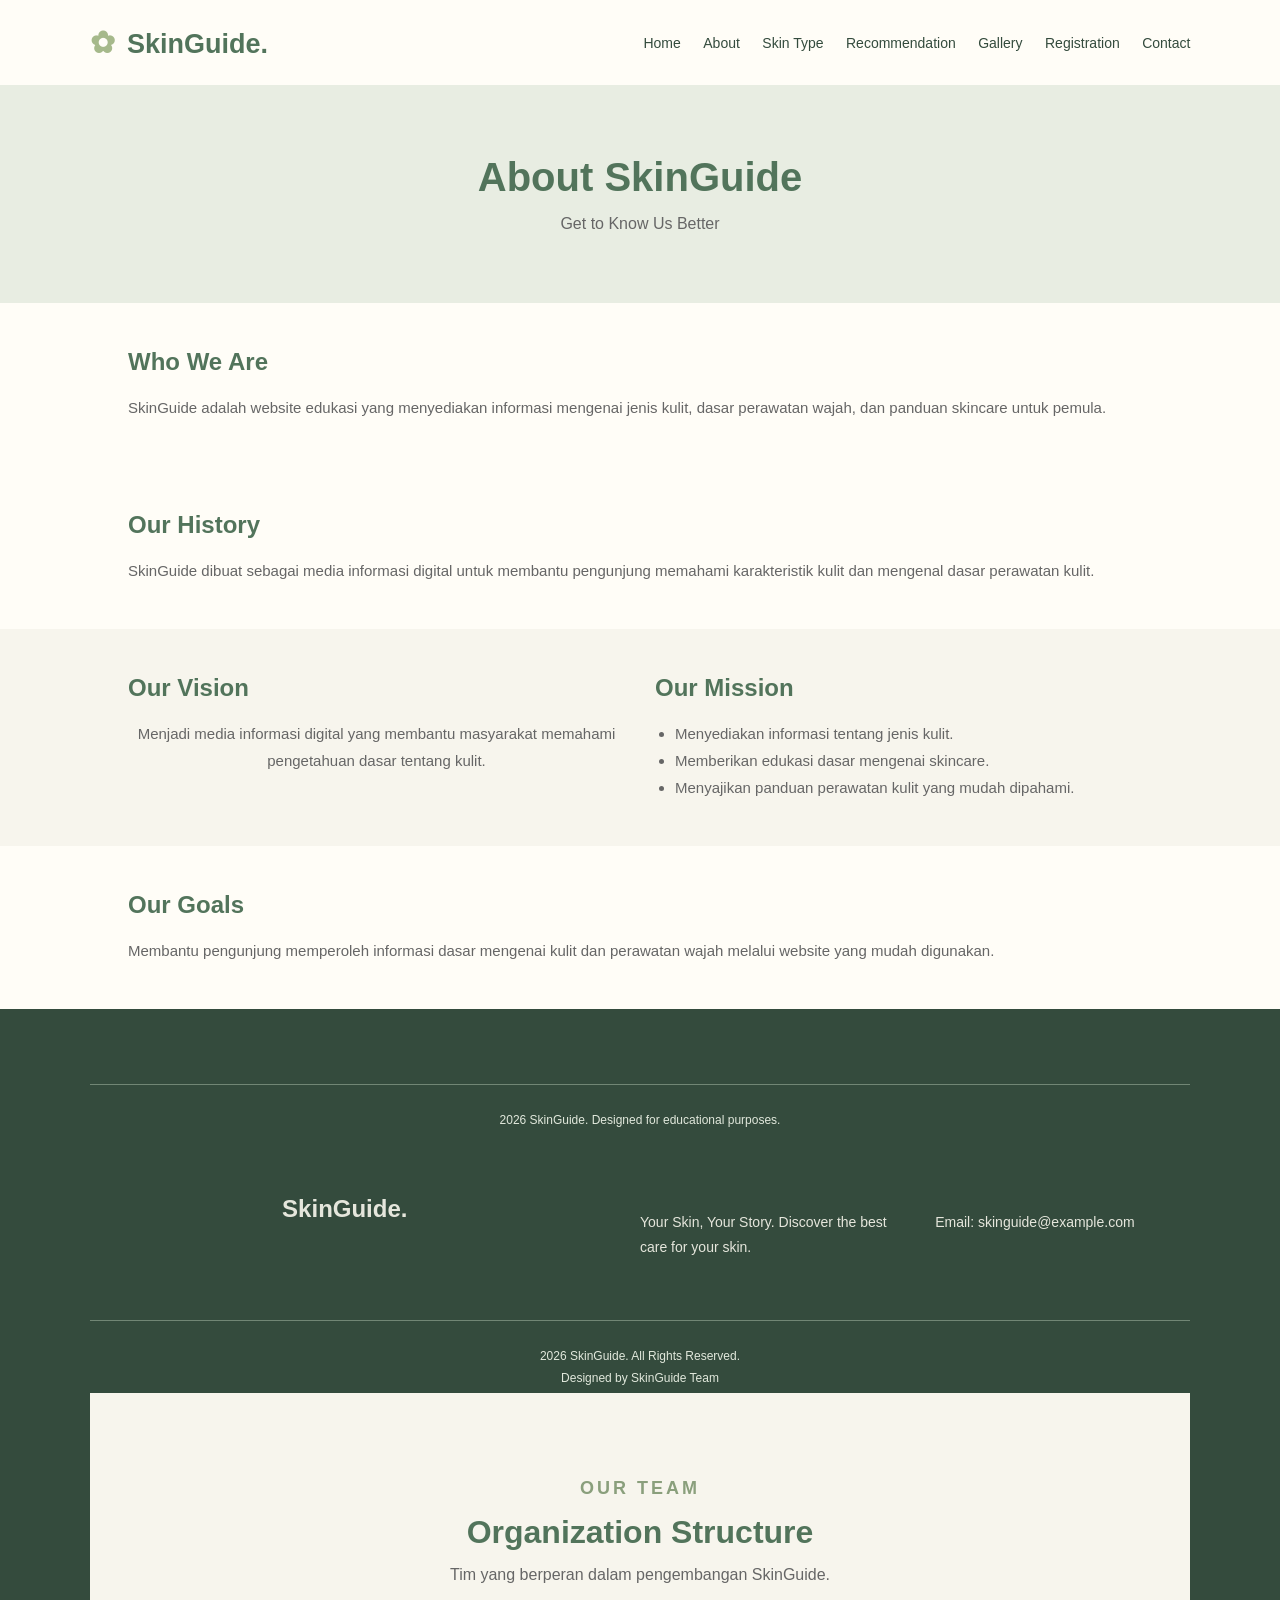
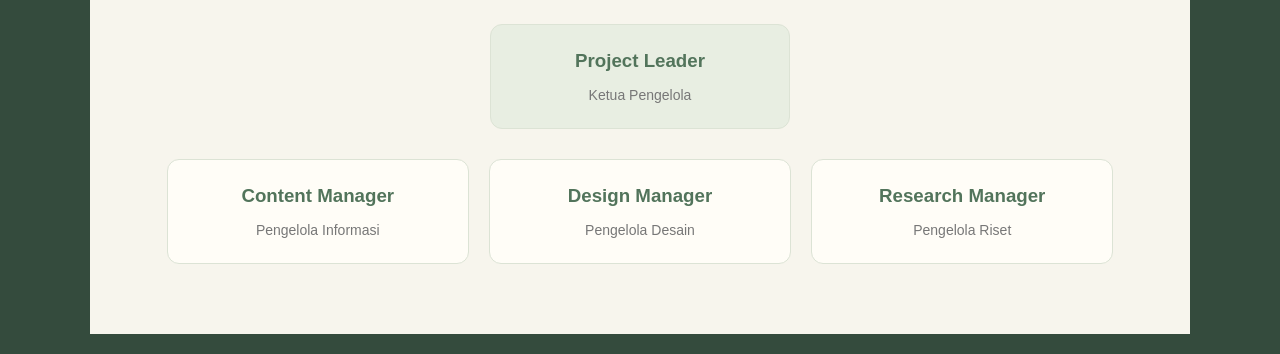
<file: about.html>
<!DOCTYPE html>
<html lang="id">
<head>
    <meta charset="UTF-8">
    <meta name="viewport" content="width=device-width, initial-scale=1.0">
    <title>About - SkinGuide</title>
    <link rel="stylesheet" href="style.css">
    <link rel="icon" href="https://cdn-icons-png.flaticon.com/512/2965/2965567.png">
</head>
<body>

    <header>
        <div class="logo">
    <span class="logo-icon">✿</span>
    SkinGuide.
</div>
        <nav>
            <a href="index.html">Home</a>
            <a href="about.html">About</a>
            <a href="skin-type.html">Skin Type</a>
            <a href="recommendation.html">Recommendation</a>
            <a href="gallery.html">Gallery</a>
            <a href="registration.html">Registration</a>
            <a href="contact.html">Contact</a>
        </nav>
    </header>

    <section class="about-hero">
        <h1>About SkinGuide</h1>
        <p>Get to Know Us Better</p>
    </section>

    <section class="about-content">
        <h2>Who We Are</h2>
        <p>
            SkinGuide adalah website edukasi yang menyediakan
            informasi mengenai jenis kulit, dasar perawatan wajah,
            dan panduan skincare untuk pemula.
        </p>
    </section>

    <section class="about-content">
        <h2>Our History</h2>
        <p>
            SkinGuide dibuat sebagai media informasi digital
            untuk membantu pengunjung memahami karakteristik
            kulit dan mengenal dasar perawatan kulit.
        </p>
    </section>

    <section class="vision-mission">
        <div>
            <h2>Our Vision</h2>
            <p>
                Menjadi media informasi digital yang membantu
                masyarakat memahami pengetahuan dasar tentang kulit.
            </p>
        </div>

        <div>
            <h2>Our Mission</h2>
            <ul>
                <li>Menyediakan informasi tentang jenis kulit.</li>
                <li>Memberikan edukasi dasar mengenai skincare.</li>
                <li>Menyajikan panduan perawatan kulit yang mudah dipahami.</li>
            </ul>
        </div>
    </section>

    <section class="about-content">
        <h2>Our Goals</h2>
        <p>
            Membantu pengunjung memperoleh informasi dasar
            mengenai kulit dan perawatan wajah melalui website
            yang mudah digunakan.
        </p>
    </section>

    <footer class="footer">
        <div class="footer-bottom">
            <p>2026 SkinGuide. Designed for educational purposes.</p>
        </div>
    </footer>


    <footer class="main-footer">

    <div class="footer-content">
        <h2>SkinGuide.</h2>

        <p>
            Your Skin, Your Story.
            Discover the best care for your skin.
        </p>

        <p>
            Email: skinguide@example.com
        </p>
    </div>

    <div class="footer-bottom">
        <p>2026 SkinGuide. All Rights Reserved.</p>

        <p>Designed by SkinGuide Team</p>
    </div>

    <section class="organization-section">

    <div class="section-title">
        <p>OUR TEAM</p>
        <h2>Organization Structure</h2>
        <span>
            Tim yang berperan dalam pengembangan SkinGuide.
        </span>
    </div>

    <div class="organization-container">

        <div class="organization-card leader">
            <h3>Project Leader</h3>
            <p>Ketua Pengelola</p>
        </div>

        <div class="organization-row">

            <div class="organization-card">
                <h3>Content Manager</h3>
                <p>Pengelola Informasi</p>
            </div>

            <div class="organization-card">
                <h3>Design Manager</h3>
                <p>Pengelola Desain</p>
            </div>

            <div class="organization-card">
                <h3>Research Manager</h3>
                <p>Pengelola Riset</p>
            </div>

        </div>

    </div>
</section>

</footer>
</body>
</html>
</file>
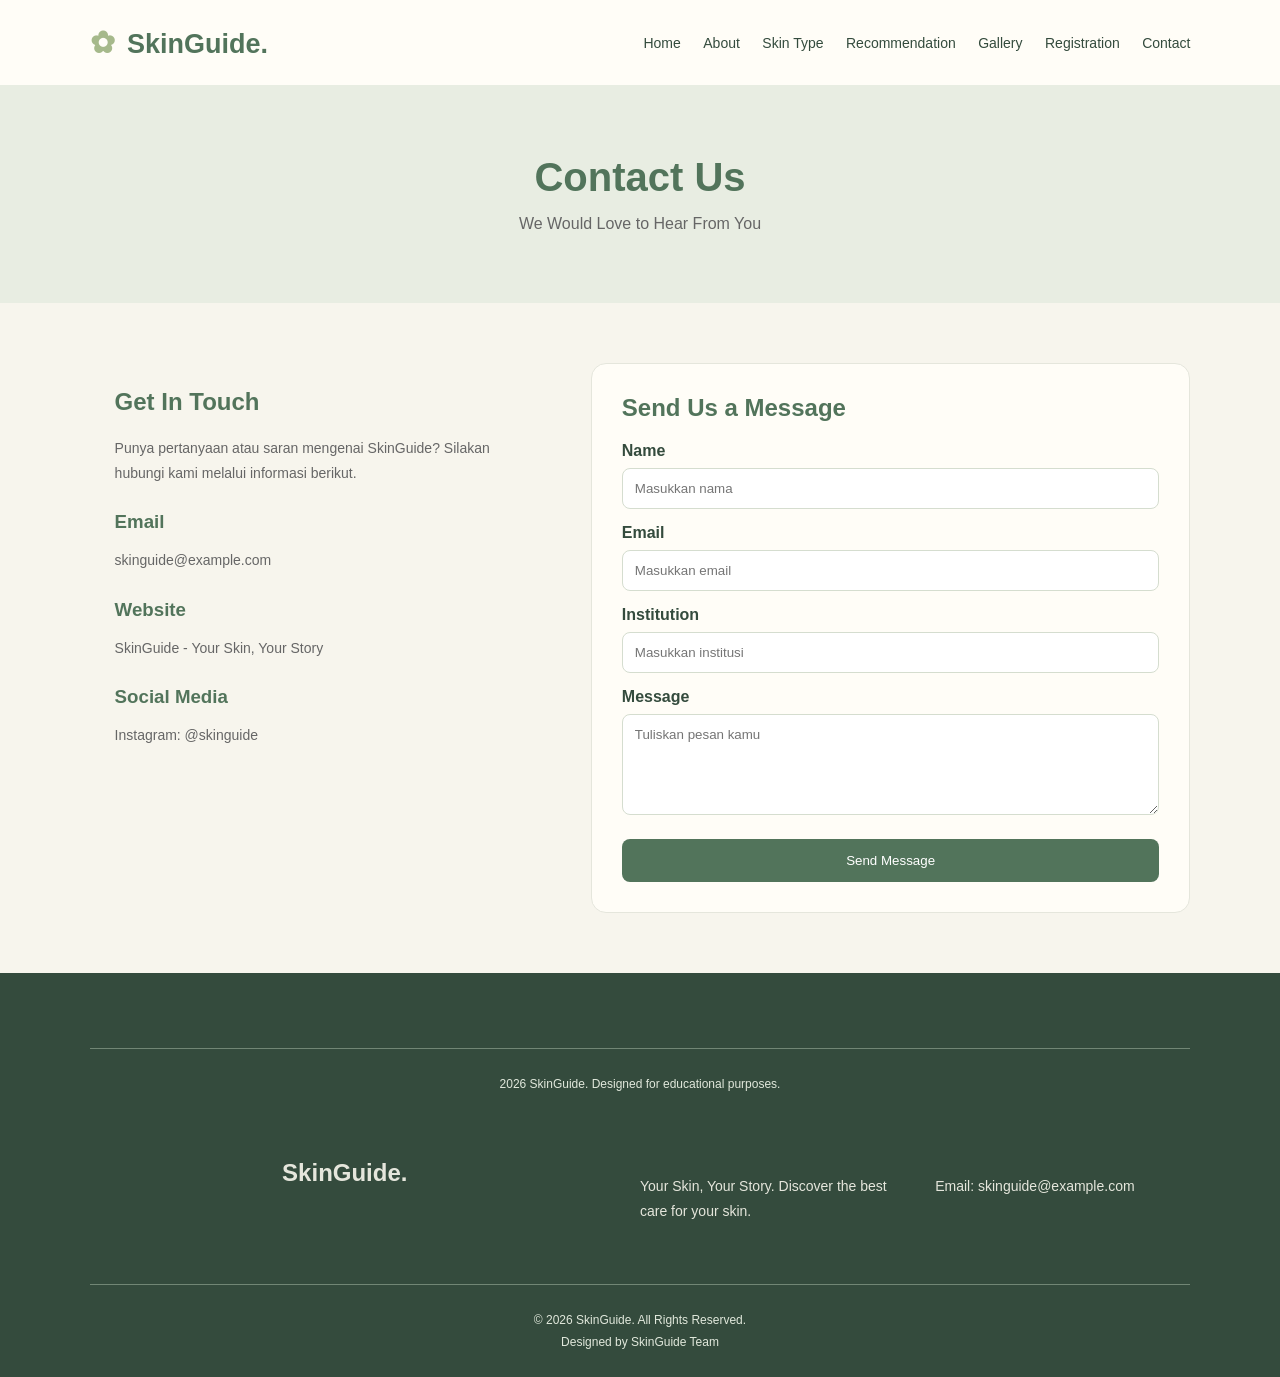
<file: contact.html>
<!DOCTYPE html>
<html lang="id">
<head>
    <meta charset="UTF-8">
    <meta name="viewport" content="width=device-width, initial-scale=1.0">
    <title>Contact - SkinGuide</title>
    <link rel="stylesheet" href="style.css">
    <link rel="icon" href="https://cdn-icons-png.flaticon.com/512/2965/2965567.png">
</head>
<body>

    <header>
        <div class="logo">
    <span class="logo-icon">✿</span>
    SkinGuide.
</div>
        <nav>
            <a href="index.html">Home</a>
            <a href="about.html">About</a>
            <a href="skin-type.html">Skin Type</a>
            <a href="recommendation.html">Recommendation</a>
            <a href="gallery.html">Gallery</a>
            <a href="registration.html">Registration</a>
            <a href="contact.html">Contact</a>
        </nav>
    </header>

    <section class="about-hero">
        <h1>Contact Us</h1>
        <p>We Would Love to Hear From You</p>
    </section>

    <section class="contact-section">

        <div class="contact-info">
            <h2>Get In Touch</h2>
            <p>
                Punya pertanyaan atau saran mengenai SkinGuide?
                Silakan hubungi kami melalui informasi berikut.
            </p>

            <h3>Email</h3>
            <p>skinguide@example.com</p>

            <h3>Website</h3>
            <p>SkinGuide - Your Skin, Your Story</p>

            <h3>Social Media</h3>
            <p>Instagram: @skinguide</p>
        </div>

        <div class="contact-form">
            <h2>Send Us a Message</h2>

            <form id="contactForm">

                <label for="contactName">Name</label>
                <input type="text" id="contactName"
                placeholder="Masukkan nama" required>

                <label for="contactEmail">Email</label>
                <input type="email" id="contactEmail"
                placeholder="Masukkan email" required>

                <label for="institution">Institution</label>
                <input type="text" id="institution"
                placeholder="Masukkan institusi">

                <label for="message">Message</label>
                <textarea id="message"
                placeholder="Tuliskan pesan kamu" rows="5"
                required></textarea>

                <button type="submit">Send Message</button>

            </form>
        </div>

    </section>

    <footer class="footer">
        <div class="footer-bottom">
            <p>2026 SkinGuide. Designed for educational purposes.</p>
        </div>
    </footer>

    <footer class="main-footer">

    <div class="footer-content">
        <h2>SkinGuide.</h2>

        <p>
            Your Skin, Your Story.
            Discover the best care for your skin.
        </p>

        <p>
            Email: skinguide@example.com
        </p>
    </div>

    <div class="footer-bottom">
        <p>
            © 2026 SkinGuide. All Rights Reserved.
        </p>

        <p>Designed by SkinGuide Team</p>
    </div>

</footer>

    <script src="script.js"></script>
</body>
</html>
</file>
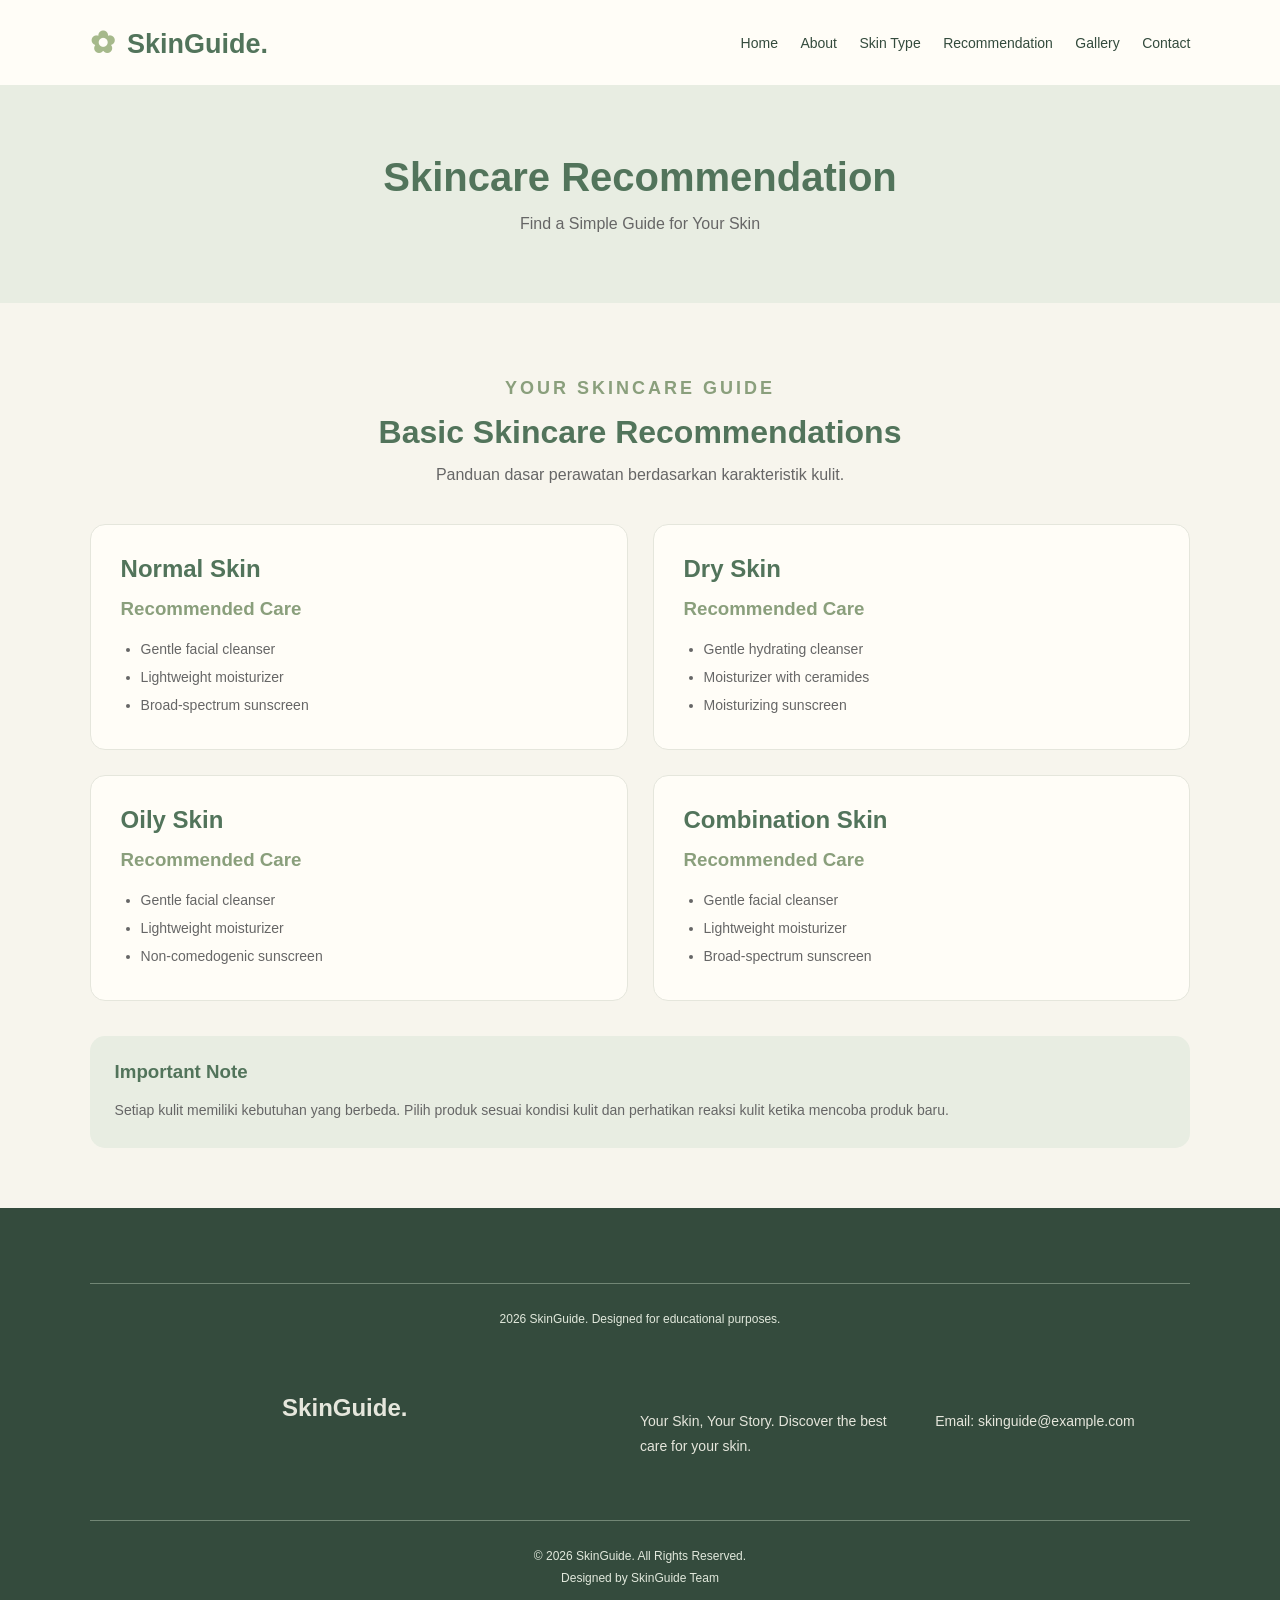
<file: recommendation.html>
<!DOCTYPE html>
<html lang="id">
<head>
    <meta charset="UTF-8">
    <meta name="viewport" content="width=device-width, initial-scale=1.0">
    <title>Recommendation - SkinGuide</title>
    <link rel="stylesheet" href="style.css">
    <link rel="icon" href="https://cdn-icons-png.flaticon.com/512/2965/2965567.png">
</head>
<body>

    <header>
        <div class="logo">
    <span class="logo-icon">✿</span>
    SkinGuide.
</div>

        <nav>
            <a href="index.html">Home</a>
            <a href="about.html">About</a>
            <a href="skin-type.html">Skin Type</a>
            <a href="recommendation.html">Recommendation</a>
            <a href="gallery.html">Gallery</a>
            <a href="contact.html">Contact</a>
        </nav>
    </header>

    <section class="about-hero">
        <h1>Skincare Recommendation</h1>
        <p>Find a Simple Guide for Your Skin</p>
    </section>

    <section class="recommendation-section">

        <div class="section-title">
            <p>YOUR SKINCARE GUIDE</p>
            <h2>Basic Skincare Recommendations</h2>
            <span>Panduan dasar perawatan berdasarkan karakteristik kulit.</span>
        </div>

        <div class="recommendation-container">

            <div class="recommendation-card">
                <h2>Normal Skin</h2>
                <h3>Recommended Care</h3>
                <ul>
                    <li>Gentle facial cleanser</li>
                    <li>Lightweight moisturizer</li>
                    <li>Broad-spectrum sunscreen</li>
                </ul>
            </div>

            <div class="recommendation-card">
                <h2>Dry Skin</h2>
                <h3>Recommended Care</h3>
                <ul>
                    <li>Gentle hydrating cleanser</li>
                    <li>Moisturizer with ceramides</li>
                    <li>Moisturizing sunscreen</li>
                </ul>
            </div>

            <div class="recommendation-card">
                <h2>Oily Skin</h2>
                <h3>Recommended Care</h3>
                <ul>
                    <li>Gentle facial cleanser</li>
                    <li>Lightweight moisturizer</li>
                    <li>Non-comedogenic sunscreen</li>
                </ul>
            </div>

            <div class="recommendation-card">
                <h2>Combination Skin</h2>
                <h3>Recommended Care</h3>
                <ul>
                    <li>Gentle facial cleanser</li>
                    <li>Lightweight moisturizer</li>
                    <li>Broad-spectrum sunscreen</li>
                </ul>
            </div>

        </div>

        <div class="recommendation-note">
            <h3>Important Note</h3>
            <p>
                Setiap kulit memiliki kebutuhan yang berbeda.
                Pilih produk sesuai kondisi kulit dan perhatikan
                reaksi kulit ketika mencoba produk baru.
            </p>
        </div>

    </section>

    <footer class="footer">
        <div class="footer-bottom">
            <p>2026 SkinGuide. Designed for educational purposes.</p>
        </div>
    </footer>

    <footer class="main-footer">

    <div class="footer-content">
        <h2>SkinGuide.</h2>

        <p>
            Your Skin, Your Story.
            Discover the best care for your skin.
        </p>

        <p>
            Email: skinguide@example.com
        </p>
    </div>

    <div class="footer-bottom">
        <p>
            © 2026 SkinGuide. All Rights Reserved.
        </p>

        <p>Designed by SkinGuide Team</p>
    </div>

</footer>

</body>
</html>
</file>
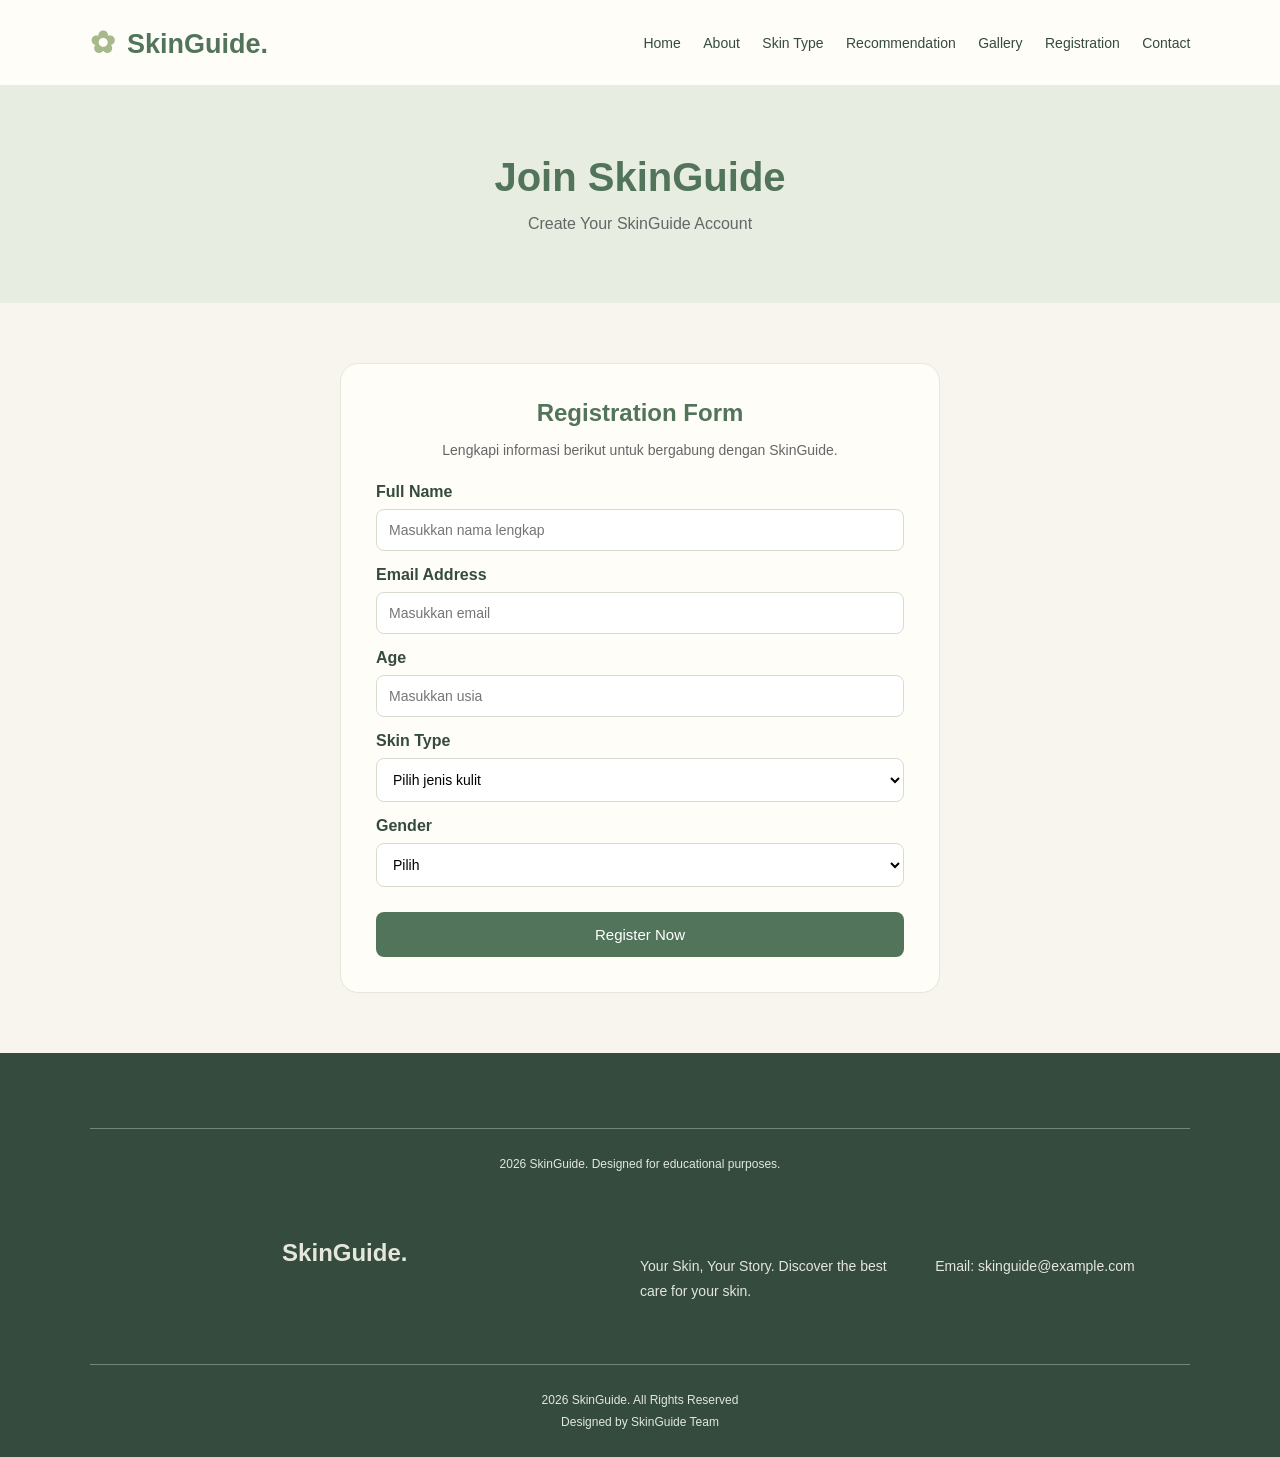
<file: Registration.html>
<!DOCTYPE html>
<html lang="id">
<head>
    <meta charset="UTF-8">
    <meta name="viewport" content="width=device-width, initial-scale=1.0">
    <title>Registration - SkinGuide</title>
    <link rel="stylesheet" href="style.css">
    <link rel="icon" href="https://cdn-icons-png.flaticon.com/512/2965/2965567.png">
</head>
<body>

    <header>
        <div class="logo">
    <span class="logo-icon">✿</span>
    SkinGuide.
</div>

        <nav>
            <a href="index.html">Home</a>
            <a href="about.html">About</a>
            <a href="skin-type.html">Skin Type</a>
            <a href="recommendation.html">Recommendation</a>
            <a href="gallery.html">Gallery</a>
            <a href="registration.html">Registration</a>
            <a href="contact.html">Contact</a>
        </nav>
    </header>

    <section class="about-hero">
        <h1>Join SkinGuide</h1>
        <p>Create Your SkinGuide Account</p>
    </section>

    <section class="registration-section">

        <div class="registration-box">
            <h2>Registration Form</h2>
            <p>Lengkapi informasi berikut untuk bergabung dengan SkinGuide.</p>

            <form id="registrationForm">

                <label for="fullname">Full Name</label>
                <input type="text" id="fullname" placeholder="Masukkan nama lengkap" required>

                <label for="email">Email Address</label>
                <input type="email" id="email" placeholder="Masukkan email" required>

                <label for="age">Age</label>
                <input type="number" id="age" placeholder="Masukkan usia" min="1" required>

                <label for="skin">Skin Type</label>
                <select id="skin" required>
                    <option value="">Pilih jenis kulit</option>
                    <option>Normal Skin</option>
                    <option>Dry Skin</option>
                    <option>Oily Skin</option>
                    <option>Combination Skin</option>
                </select>

                <label for="gender">Gender</label>
                <select id="gender" required>
                    <option value="">Pilih</option>
                    <option>Male</option>
                    <option>Female</option>
                    <option>Prefer not to say</option>
                </select>

                <button type="submit">Register Now</button>

            </form>
        </div>

    </section>

    <footer class="footer">
        <div class="footer-bottom">
            <p>2026 SkinGuide. Designed for educational purposes.</p>
        </div>
    </footer>

    <footer class="main-footer">

    <div class="footer-content">
        <h2>SkinGuide.</h2>

        <p>
            Your Skin, Your Story.
            Discover the best care for your skin.
        </p>

        <p>
            Email: skinguide@example.com
        </p>
    </div>

    <div class="footer-bottom">
        <p>2026 SkinGuide. All Rights Reserved</p>

        <p>Designed by SkinGuide Team</p>
    </div>

</footer>

    <script src="script.js"></script>
</body>
</html>
</file>
<file: style.css>
* {
    margin: 0;
    padding: 0;
    box-sizing: border-box;
}

body {
    font-family: Arial, sans-serif;
    background-color: #f7f5ed;
    color: #344b3d;
}

h1 {
    color: #52745b;
    text-align: center;
    margin-top: 100px;
}

p {
    text-align: center;
    margin-top: 15px;
    font-size: 18px;
}
header {
    display: flex;
    justify-content: space-between;
    align-items: center;
    padding: 25px 7%;
    background-color: #fffdf7;
}

.logo {
    font-size: 27px;
    font-weight: bold;
    color: #52745b;
}

nav a {
    text-decoration: none;
    color: #344b3d;
    margin-left: 18px;
    font-size: 14px;
}

nav a:hover {
    color: #91a98c;
}

.hero {
    display: flex;
    align-items: center;
    justify-content: space-between;
    padding: 70px 7%;
    gap: 40px;
}

.hero-text {
    flex: 1;
}

.tagline {
    color: #8a9f7c;
    letter-spacing: 3px;
    font-weight: bold;
}

.hero-text h1 {
    text-align: left;
    margin: 20px 0;
    font-size: 45px;
}

.hero-text p {
    text-align: left;
    line-height: 1.8;
}

.hero-image {
    flex: 1;
}

.hero-image img {
    width: 100%;
    border-radius: 25px;
}

.button {
    display: inline-block;
    margin-top: 25px;
    padding: 14px 25px;
    background-color: #52745b;
    color: white;
    text-decoration: none;
    border-radius: 25px;
}

.skin-section {
    padding: 70px 7%;
    background-color: #fffdf7;
}

.section-title {
    text-align: center;
    margin-bottom: 40px;
}

.section-title p {
    color: #8a9f7c;
    letter-spacing: 3px;
    font-weight: bold;
}

.section-title h2 {
    font-size: 32px;
    margin: 15px 0;
    color: #52745b;
}

.section-title span {
    color: #666;
}

.skin-container {
    display: grid;
    grid-template-columns: repeat(4, 1fr);
    gap: 20px;
}

.skin-card {
    background-color: #f7f5ed;
    padding: 15px;
    border-radius: 15px;
    text-align: center;
}

.skin-card img {
    width: 100%;
    height: 180px;
    object-fit: cover;
    border-radius: 12px;
}

.skin-card h3 {
    margin: 15px 0 10px;
    color: #52745b;
}

.skin-card p {
    font-size: 14px;
    line-height: 1.6;
    color: #666;
}

.benefit-section {
    padding: 70px 7%;
    background-color: #f7f5ed;
}

.benefit-container {
    display: grid;
    grid-template-columns: repeat(3, 1fr);
    gap: 25px;
    margin-top: 35px;
}

.benefit-card {
    background-color: #fffdf7;
    padding: 30px;
    border-radius: 15px;
    border: 1px solid #e5e6dc;
}

.benefit-card h3 {
    color: #52745b;
    margin-bottom: 15px;
}

.benefit-card p {
    color: #666;
    line-height: 1.7;
    font-size: 14px;
}

.article-section {
    padding: 70px 7%;
    background-color: #fffdf7;
}

.article-container {
    display: grid;
    grid-template-columns: repeat(3, 1fr);
    gap: 25px;
    margin-top: 35px;
}

.article-card {
    background-color: #f7f5ed;
    border-radius: 15px;
    overflow: hidden;
}

.article-card img {
    width: 100%;
    height: 200px;
    object-fit: cover;
}

.article-content {
    padding: 20px;
}

.article-content h3 {
    color: #52745b;
    margin-bottom: 12px;
}

.article-content p {
    color: #666;
    font-size: 14px;
    line-height: 1.7;
    text-align: left;
}

.article-content a {
    display: inline-block;
    margin-top: 15px;
    color: #52745b;
    font-weight: bold;
    text-decoration: none;
}

.article-content a:hover {
    color: #91a98c;
}

.footer {
    background-color: #344b3d;
    color: #fffdf7;
    padding: 50px 7% 20px;
}

.footer-content {
    display: grid;
    grid-template-columns: 2fr 1fr 1fr;
    gap: 40px;
    padding-bottom: 35px;
}

.footer-brand h2 {
    font-size: 28px;
    margin-bottom: 15px;
}

.footer-content h3 {
    margin-bottom: 15px;
}

.footer-content p {
    text-align: left;
    font-size: 14px;
    line-height: 1.8;
    color: #e1e8dc;
}

.footer-links a {
    display: block;
    color: #e1e8dc;
    text-decoration: none;
    margin-bottom: 12px;
    font-size: 14px;
}

.footer-links a:hover {
    color: #b9c9a9;
}

.footer-bottom {
    border-top: 1px solid #718575;
    padding-top: 20px;
}

.footer-bottom p {
    text-align: center;
    font-size: 13px;
    color: #e1e8dc;
}

.info-layout {
    display: grid;
    grid-template-columns: 2fr 1fr;
    gap: 35px;
    padding: 70px 7%;
    background-color: #f7f5ed;
}

.main-info {
    padding: 25px;
}

.main-info h2 {
    color: #52745b;
    font-size: 30px;
    margin: 20px 0;
}

.main-info p {
    text-align: left;
    color: #666;
    line-height: 1.8;
    font-size: 15px;
}

.sidebar {
    display: flex;
    flex-direction: column;
    gap: 18px;
}

.sidebar-box {
    background-color: #fffdf7;
    padding: 22px;
    border-radius: 15px;
    border: 1px solid #e5e6dc;
}

.sidebar-box h3 {
    color: #52745b;
    margin-bottom: 12px;
}

.sidebar-box p {
    color: #666;
    font-size: 14px;
    line-height: 1.7;
    text-align: left;
}

#clock {
    font-size: 25px;
    font-weight: bold;
    color: #52745b;
}

.about-hero {
    background-color: #e8ede2;
    padding: 70px 7%;
    text-align: center;
}

.about-hero h1 {
    margin: 0;
    font-size: 40px;
    color: #52745b;
}

.about-hero p {
    color: #666;
    font-size: 16px;
}

.about-content {
    padding: 45px 10%;
    background-color: #fffdf7;
}

.about-content h2,
.vision-mission h2 {
    color: #52745b;
    margin-bottom: 18px;
}

.about-content p {
    text-align: left;
    color: #666;
    line-height: 1.8;
    font-size: 15px;
}

.vision-mission {
    display: grid;
    grid-template-columns: 1fr 1fr;
    gap: 30px;
    padding: 45px 10%;
    background-color: #f7f5ed;
}

.vision-mission p,
.vision-mission li {
    color: #666;
    line-height: 1.8;
    font-size: 15px;
}

.vision-mission ul {
    padding-left: 20px;
}


.skin-detail-section {
    padding: 60px 7%;
    background-color: #f7f5ed;
}

.skin-detail-card {
    display: flex;
    align-items: center;
    gap: 30px;
    background-color: #fffdf7;
    padding: 25px;
    border-radius: 18px;
    margin-bottom: 25px;
}

.skin-detail-card img {
    width: 250px;
    height: 200px;
    object-fit: cover;
    border-radius: 12px;
}

.skin-detail-card h2 {
    color: #52745b;
    margin-bottom: 15px;
}

.skin-detail-card h3 {
    color: #52745b;
    margin-top: 15px;
}

.skin-detail-card p {
    color: #666;
    text-align: left;
    font-size: 14px;
    line-height: 1.8;
}

.recommendation-section {
    padding: 60px 7%;
    background-color: #f7f5ed;
}

.recommendation-container {
    display: grid;
    grid-template-columns: repeat(2, 1fr);
    gap: 25px;
    margin-top: 40px;
}

.recommendation-card {
    background-color: #fffdf7;
    padding: 30px;
    border-radius: 15px;
    border: 1px solid #e5e6dc;
}

.recommendation-card h2 {
    color: #52745b;
    margin-bottom: 15px;
}

.recommendation-card h3 {
    color: #8a9f7c;
    margin-bottom: 15px;
}

.recommendation-card ul {
    padding-left: 20px;
}

.recommendation-card li {
    color: #666;
    line-height: 2;
    font-size: 14px;
}

.recommendation-note {
    margin-top: 35px;
    padding: 25px;
    background-color: #e8ede2;
    border-radius: 15px;
}

.recommendation-note h3 {
    color: #52745b;
    margin-bottom: 10px;
}

.recommendation-note p {
    color: #666;
    text-align: left;
    font-size: 14px;
    line-height: 1.8;
}

.gallery-section {
    padding: 60px 7%;
    background-color: #f7f5ed;
}

.gallery-container {
    display: grid;
    grid-template-columns: repeat(3, 1fr);
    gap: 25px;
    margin-top: 40px;
}

.gallery-item {
    background-color: #fffdf7;
    padding: 12px;
    border-radius: 15px;
    overflow: hidden;
}

.gallery-item img {
    width: 100%;
    height: 230px;
    object-fit: cover;
    border-radius: 10px;
}

.gallery-item h3 {
    color: #52745b;
    padding: 15px 5px 8px;
    text-align: center;
}

.registration-section {
    padding: 60px 7%;
    background-color: #f7f5ed;
}

.registration-box {
    max-width: 600px;
    margin: auto;
    padding: 35px;
    background-color: #fffdf7;
    border-radius: 18px;
    border: 1px solid #e5e6dc;
}

.registration-box h2 {
    color: #52745b;
    text-align: center;
    margin-bottom: 12px;
}

.registration-box > p {
    color: #666;
    font-size: 14px;
    margin-bottom: 25px;
}

.registration-box label {
    display: block;
    color: #344b3d;
    margin: 15px 0 8px;
    font-weight: bold;
}

.registration-box input,
.registration-box select {
    width: 100%;
    padding: 12px;
    border: 1px solid #d5ddcf;
    border-radius: 8px;
    background-color: white;
    font-size: 14px;
}

.registration-box button {
    width: 100%;
    margin-top: 25px;
    padding: 14px;
    background-color: #52745b;
    color: white;
    border: none;
    border-radius: 8px;
    font-size: 15px;
    cursor: pointer;
}

.registration-box button:hover {
    background-color: #344b3d;
}

.contact-section {
    display: grid;
    grid-template-columns: 1fr 1.3fr;
    gap: 40px;
    padding: 60px 7%;
    background-color: #f7f5ed;
}

.contact-info {
    padding: 25px;
}

.contact-info h2,
.contact-form h2 {
    color: #52745b;
    margin-bottom: 20px;
}

.contact-info h3 {
    color: #52745b;
    margin-top: 25px;
}

.contact-info p {
    text-align: left;
    color: #666;
    font-size: 14px;
    line-height: 1.8;
}

.contact-form {
    background-color: #fffdf7;
    padding: 30px;
    border-radius: 15px;
    border: 1px solid #e5e6dc;
}

.contact-form label {
    display: block;
    margin: 15px 0 8px;
    color: #344b3d;
    font-weight: bold;
}

.contact-form input,
.contact-form textarea {
    width: 100%;
    padding: 12px;
    border: 1px solid #d5ddcf;
    border-radius: 8px;
    font-family: Arial, sans-serif;
}

.contact-form button {
    width: 100%;
    margin-top: 20px;
    padding: 14px;
    background-color: #52745b;
    color: white;
    border: none;
    border-radius: 8px;
    cursor: pointer;
}

.contact-form button:hover {
    background-color: #344b3d;
}

.info-layout {
    display: grid;
    grid-template-columns: 2fr 1fr;
    gap: 35px;
    padding: 70px 7%;
    background-color: #f7f5ed;
}

.main-info {
    padding: 25px;
}

.main-info h2 {
    color: #52745b;
    font-size: 30px;
    margin: 20px 0;
}

.main-info p {
    text-align: left;
    color: #666;
    line-height: 1.8;
    font-size: 15px;
}

.sidebar {
    display: flex;
    flex-direction: column;
    gap: 18px;
}

.sidebar-box {
    background-color: #fffdf7;
    padding: 22px;
    border-radius: 15px;
    border: 1px solid #e5e6dc;
}

.sidebar-box h3 {
    color: #52745b;
    margin-bottom: 12px;
}

.sidebar-box p {
    color: #666;
    font-size: 14px;
    line-height: 1.7;
    text-align: left;
}

#clock {
    font-size: 25px;
    font-weight: bold;
    color: #52745b;
}

.main-footer {
    background-color: #344b3d;
    color: #fffdf7;
    padding: 40px 7% 20px;
    text-align: center;
}

.footer-content h2 {
    margin-bottom: 15px;
    color: #e5e6dc;
}

.footer-content p {
    font-size: 14px;
    line-height: 1.8;
    color: #e5e6dc;
}

.footer-bottom {
    border-top: 1px solid #718675;
    margin-top: 25px;
    padding-top: 20px;
}

.footer-bottom p {
    font-size: 12px;
    margin: 8px;
}

logo {
    font-size: 25px;
    font-weight: bold;
    color: #52745b;
    letter-spacing: 1px;
}

.logo-icon {
    color: #a6b98b;
    font-size: 30px;
    margin-right: 5px;
}

.organization-section {
    padding: 70px 7%;
    background-color: #f7f5ed;
}

.organization-container {
    margin-top: 40px;
    text-align: center;
}

.organization-card {
    background-color: #fffdf7;
    border: 1px solid #dce3d5;
    border-radius: 12px;
    padding: 25px;
    width: 100%;
}

.organization-card h3 {
    color: #52745b;
    margin-bottom: 10px;
}

.organization-card p {
    color: #777;
    font-size: 14px;
}

.organization-card.leader {
    max-width: 300px;
    margin: 0 auto 30px;
    background-color: #e8eee2;
}

.organization-row {
    display: grid;
    grid-template-columns: repeat(3, 1fr);
    gap: 20px;
}

@media screen and (max-width: 768px) {

    header {
        flex-direction: column;
        gap: 15px;
        padding: 20px;
    }

    nav {
        display: flex;
        flex-wrap: wrap;
        justify-content: center;
        gap: 12px;
    }

    .hero {
        flex-direction: column;
        padding: 40px 5%;
    }

    .hero-text,
    .hero-image {
        width: 100%;
    }

    .skin-container {
        grid-template-columns: repeat(2, 1fr);
    }

    .benefit-container {
        grid-template-columns: 1fr;
    }

    .organization-row {
        grid-template-columns: 1fr;
    }

    .contact-section {
        grid-template-columns: 1fr;
    }

}

@media screen and (max-width: 480px) {

    .logo {
        font-size: 22px;
    }

    nav a {
        font-size: 12px;
    }

    .hero-text h1 {
        font-size: 28px;
    }

    .skin-container {
        grid-template-columns: 1fr;
    }

    .skin-card img {
        width: 100%;
    }

    .registration-box,
    .contact-form {
        padding: 20px;
    }

    .organization-card {
        padding: 20px;
    }

    .main-footer {
        padding: 30px 5%;
    }
}
</file>
